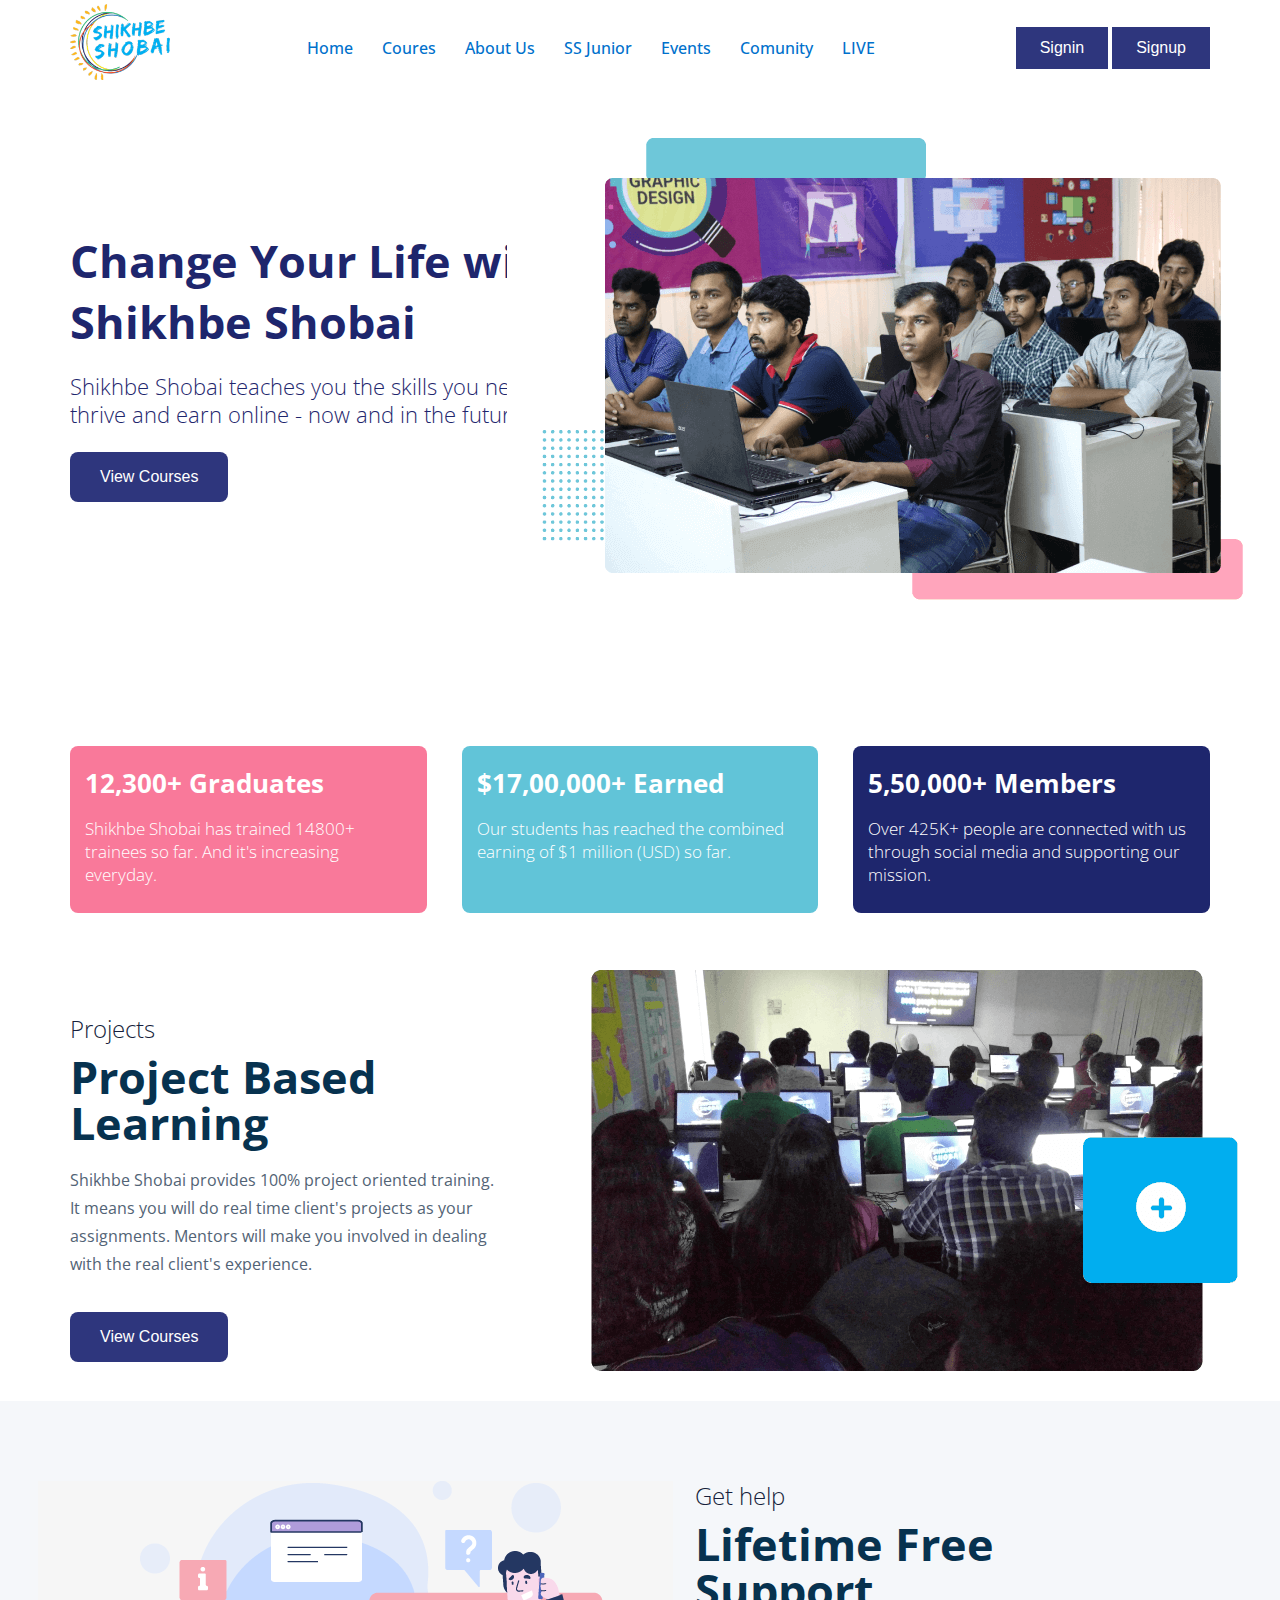
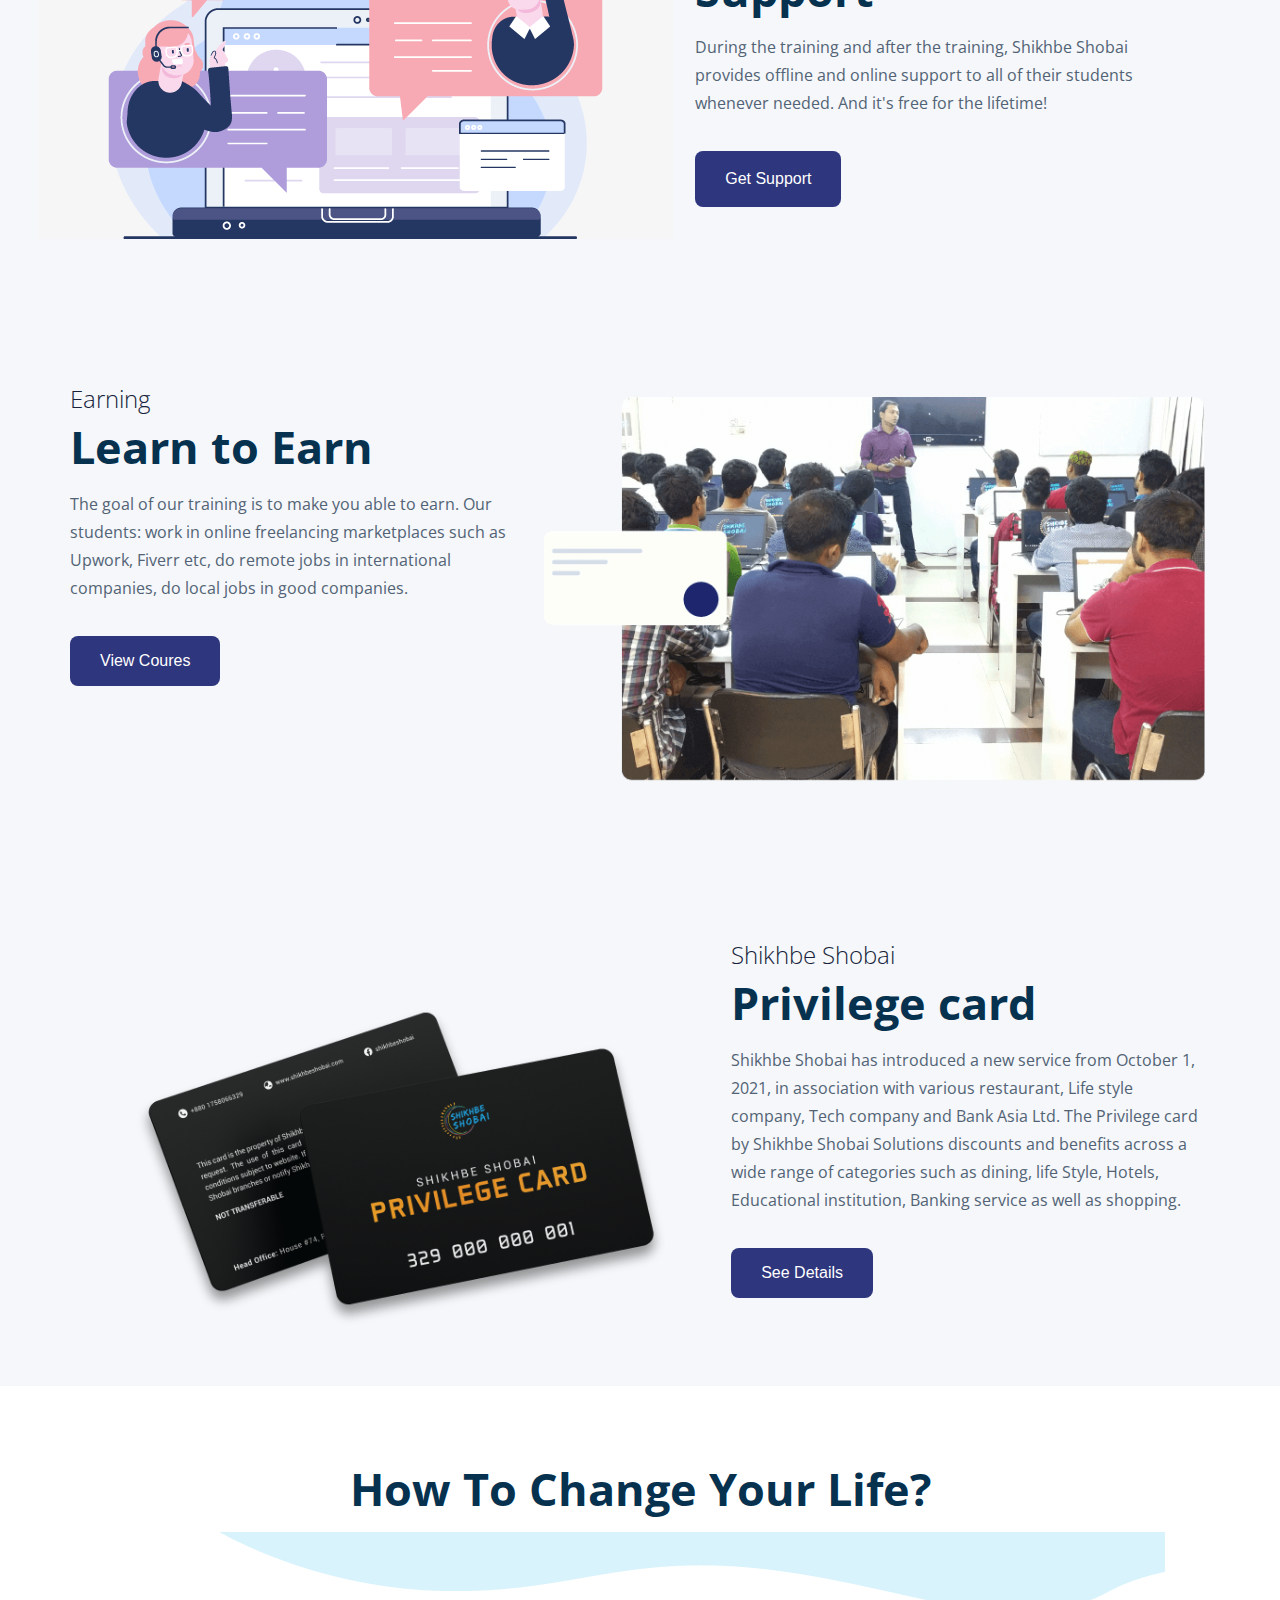
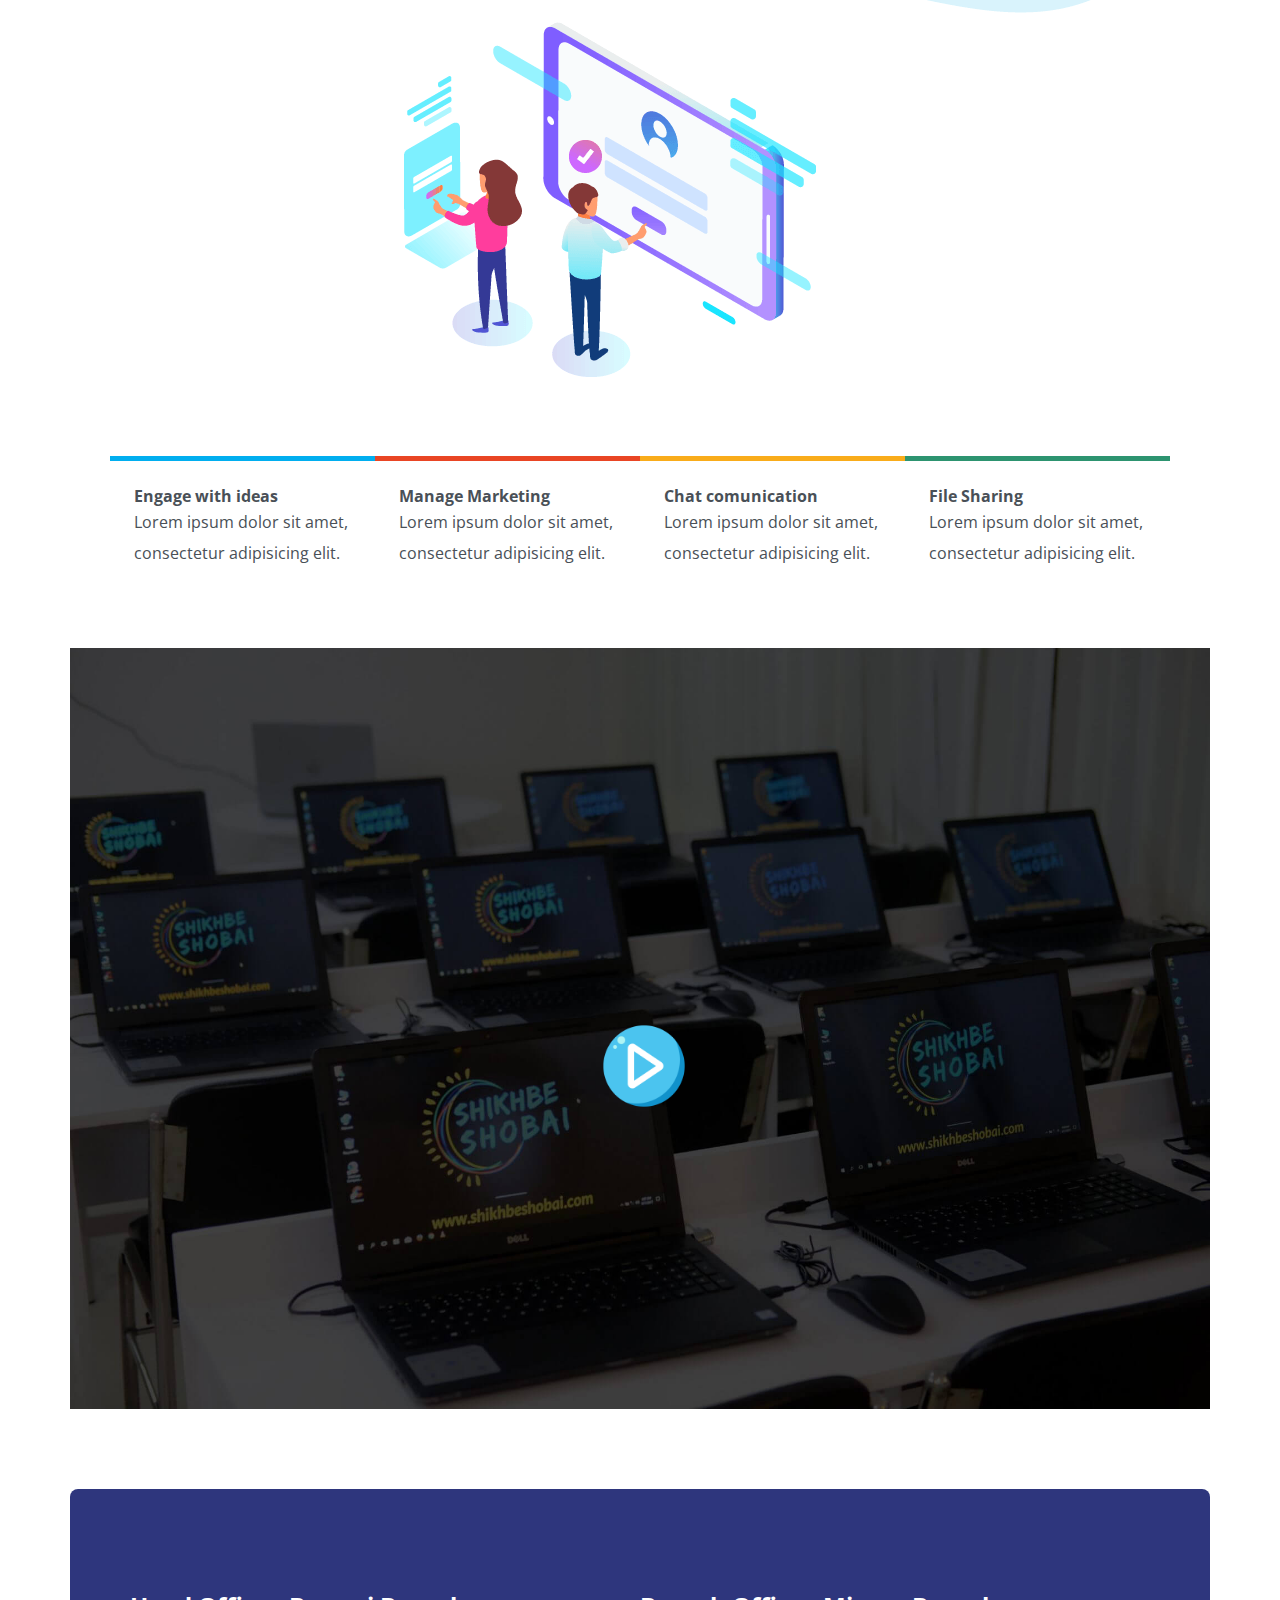
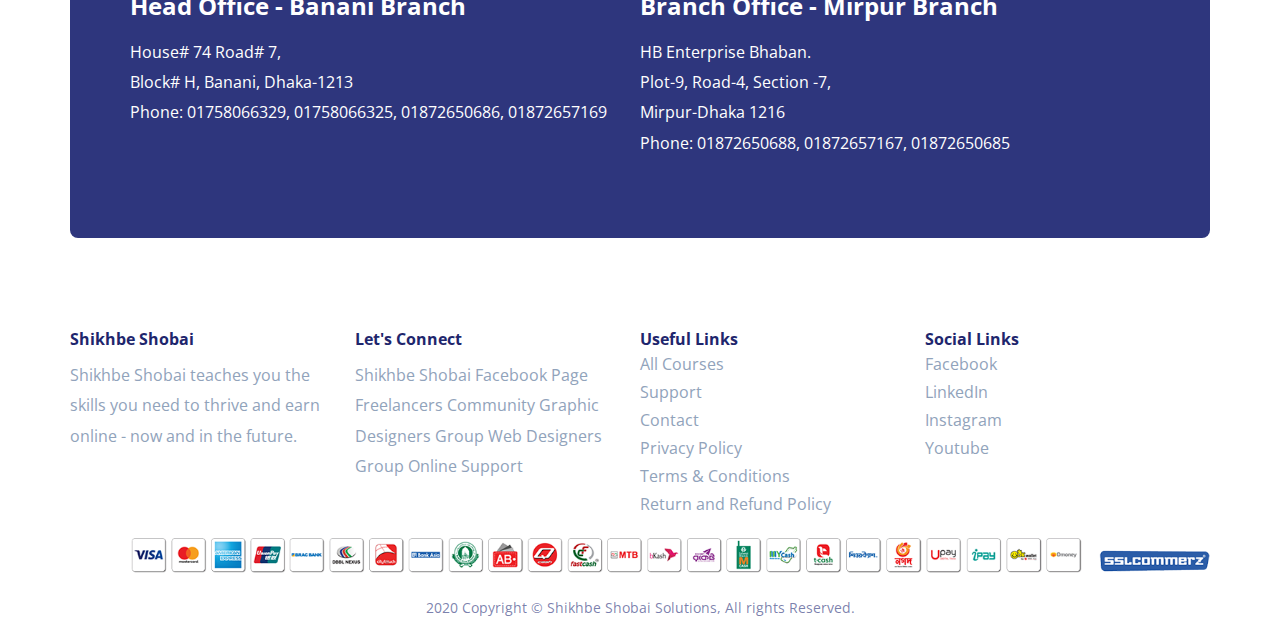
<file: index.html>
<!DOCTYPE html>
<html lang="en">
  <head>
    <meta charset="UTF-8" />
    <meta http-equiv="X-UA-Compatible" content="IE=edge" />
    <meta name="viewport" content="width=device-width, initial-scale=1.0" />
    <title>Shikbe Shobai</title>
    <!-- css link here -->
    <link rel="stylesheet" href="css/style.css" />
    <!-- fonts link here -->
    <link rel="preconnect" href="https://fonts.googleapis.com" />
    <link rel="preconnect" href="https://fonts.gstatic.com" crossorigin />
    <link
      href="https://fonts.googleapis.com/css2?family=Open+Sans:ital,wght@0,300;0,400;0,500;0,600;0,700;0,800;1,300;1,400;1,500;1,600;1,700;1,800&display=swap"
      rel="stylesheet"
    />
  </head>
  <body>
    <!-- Hader code start -->
    <div class="header">
      <div class="container">
        <div class="navbar">
          <div class="logo">
            <img src="img/Shikhbe-shobai-logo.png" alt="" width="100px" />
          </div>
          <div class="manu-item">
            <ul>
              <li><a href="">Home</a></li>
              <li><a href="">Coures</a></li>
              <li><a href="">About Us</a></li>
              <li><a href="">SS Junior</a></li>
              <li><a href="">Events</a></li>
              <li><a href="">Comunity</a></li>
              <li><a href="">LIVE</a></li>
            </ul>
          </div>
          <div class="h-btn">
            <div class="Signin">
              <a href="signin.html"><button>Signin</button></a>
              <a href="signup.html"><button>Signup</button></a>
            </div>
          </div>
        </div>
      </div>
    </div>
    <!-- banner code start -->
    <div class="banner">
      <div class="container">
        <div class="b-content">
          <div class="b-left">
            <h1>Change Your Life with Shikhbe Shobai</h1>
            <p>
              Shikhbe Shobai teaches you the skills you need to thrive and earn
              online - now and in the future.
            </p>
            <a href="">
              <button class="b-btn">View Courses</button>
            </a>
          </div>
          <div class="b-right">
            <img src="img/intro.png" alt="" />
          </div>
        </div>
      </div>
    </div>
    <!-- information code start -->

    <div class="infor">
      <div class="container">
        <div class="in-content">
          <div class="in-left">
            <h2>12,300+ Graduates</h2>
            <p>
              Shikhbe Shobai has trained 14800+ trainees so far. And it's
              increasing everyday.
            </p>
          </div>
          <div class="in-midd">
            <h2>$17,00,000+ Earned</h2>
            <p>
              Our students has reached the combined earning of $1 million (USD)
              so far.
            </p>
          </div>
          <div class="in-right">
            <h2>5,50,000+ Members</h2>
            <p>
              Over 425K+ people are connected with us through social media and
              supporting our mission.
            </p>
          </div>
        </div>
      </div>
    </div>
    <!-- Project code start -->

    <div class="project">
      <div class="container">
        <div class="project-content">
          <div class="project-left">
            <span>Projects</span>
            <h2>Project Based Learning</h2>
            <p>
              Shikhbe Shobai provides 100% project oriented training. It means
              you will do real time client's projects as your assignments.
              Mentors will make you involved in dealing with the real client's
              experience.
            </p>
            <a href="">
              <button>View Courses</button>
            </a>
          </div>
          <div class="project-right">
            <img src="img/image2.png" alt="" />
          </div>
        </div>
      </div>
    </div>
    <!-- services code start -->
    <div class="ser-background">
      <div class="services">
        <div class="container">
          <div class="ser-content">
            <div class="ser-left">
              <img src="img/Support.png" alt="" />
            </div>
            <div class="ser-right">
              <span>Get help</span>
              <h2>Lifetime Free Support</h2>
              <p>
                During the training and after the training, Shikhbe Shobai
                provides offline and online support to all of their students
                whenever needed. And it's free for the lifetime!
              </p>
              <a href="">
                <button>Get Support</button>
              </a>
            </div>
          </div>
        </div>
      </div>
    </div>
    <!-- earn code start -->
    <div class="ser-background">
      <div class="earn">
        <div class="container">
          <div class="er-content">
            <div class="er-left">
              <span>Earning</span>
              <h2>Learn to Earn</h2>
              <p>
                The goal of our training is to make you able to earn. Our
                students: work in online freelancing marketplaces such as
                Upwork, Fiverr etc, do remote jobs in international companies,
                do local jobs in good companies.
              </p>
              <a href="">
                <button>View Coures</button>
              </a>
            </div>
            <div class="er-right">
              <img src="img/image3.png" alt="" width="100%" />
            </div>
          </div>
        </div>
      </div>
    </div>
    <!-- card code start -->
    <div class="ser-background">
      <div class="card">
        <div class="container">
          <div class="cd-content">
            <div class="cd-left">
              <img src="img/Card-Mockup.png" alt="" />
            </div>
            <div class="cd-right">
              <span>Shikhbe Shobai</span>
              <h2>Privilege card</h2>
              <p>
                Shikhbe Shobai has introduced a new service from October 1,
                2021, in association with various restaurant, Life style
                company, Tech company and Bank Asia Ltd. The Privilege card by
                Shikhbe Shobai Solutions discounts and benefits across a wide
                range of categories such as dining, life Style, Hotels,
                Educational institution, Banking service as well as shopping.
              </p>
              <a href="">
                <button>See Details</button>
              </a>
            </div>
          </div>
        </div>
      </div>
    </div>
    <!-- motivation code start -->
    <div class="motiv">
      <div class="container">
        <div class="motiv-content">
          <div class="motiv-up"><h2>How To Change Your Life?</h2></div>
          <div class="motiv-down">
            <img src="img/tab-1.png" alt="" />
          </div>
        </div>
      </div>
    </div>
    <!-- nav-tabs code start -->
    <div class="nav-tabs">
      <div class="container">
        <div class="nav-tap-content">
          <div class="idea">
            <strong>Engage with ideas</strong>
            <p>Lorem ipsum dolor sit amet, consectetur adipisicing elit.</p>
          </div>
          <div class="marketing">
            <strong>Manage Marketing</strong>
            <p>Lorem ipsum dolor sit amet, consectetur adipisicing elit.</p>
          </div>
          <div class="chat">
            <strong>Chat comunication</strong>
            <p>Lorem ipsum dolor sit amet, consectetur adipisicing elit.</p>
          </div>
          <div class="file">
            <strong>File Sharing</strong>
            <p>Lorem ipsum dolor sit amet, consectetur adipisicing elit.</p>
          </div>
        </div>
      </div>
    </div>
    <!-- Video code start -->
    <div class="video">
      <div class="container">
        <div class="video-img">
          <img src="img/lab.jpg" alt="" />
          <div class="btn-video">
            <a href="https://www.youtube.com/embed/uLDvdlW9VEY">
              <img src="img/play-button.png" alt="" />
            </a>
          </div>
        </div>
      </div>
    </div>
    <!-- address code start -->
    <div class="address">
      <div class="container">
        <div class="address-content">
          <div class="address-left">
            <h2>Head Office - Banani Branch</h2>
            <p>
              House# 74 Road# 7,<br />
              Block# H, Banani, Dhaka-1213 <br />
              Phone: 01758066329, 01758066325, 01872650686, 01872657169
            </p>
          </div>
          <div class="address-right">
            <h2>Branch Office - Mirpur Branch</h2>
            <p>
              HB Enterprise Bhaban. <br />
              Plot-9, Road-4, Section -7,<br />
              Mirpur-Dhaka 1216 <br />
              Phone: 01872650688, 01872657167, 01872650685
            </p>
          </div>
        </div>
      </div>
    </div>
    <!-- footer code start -->
    <div class="footer">
      <div class="container">
        <div class="footer-content">
          <div class="f-address">
            <h5>Shikhbe Shobai</h5>
            <p>
              Shikhbe Shobai teaches you the skills you need to thrive and earn
              online - now and in the future.
            </p>
          </div>
          <div class="f-connect">
            <h5>Let's Connect</h5>
            <p>
              Shikhbe Shobai Facebook Page Freelancers Community Graphic
              Designers Group Web Designers Group Online Support
            </p>
          </div>
          <div class="f-links">
            <h5>Useful Links</h5>
            <ul>
              <div class="hover">
                <li><a href=""></a>All Courses</li>
                <li><a href=""></a>Support</li>
                <li><a href=""></a>Contact</li>
                <li><a href=""></a>Privacy Policy</li>
                <li><a href=""></a>Terms & Conditions</li>
                <li><a href=""></a>Return and Refund Policy</li>
              </div>
            </ul>
          </div>
          <div class="f-s-links">
            <h5>Social Links</h5>
            <ul>
              <div class="hover">
                <li><a href=""></a>Facebook</li>
                <li><a href=""></a>LinkedIn</li>
                <li><a href=""></a>Instagram</li>
                <li><a href=""></a>Youtube</li>
              </div>
            </ul>
          </div>
        </div>
      </div>
    </div>
    <!-- partner code start -->
    <div class="partner">
      <div class="container">
        <div class="partner-content">
          <img src="img/ssl_logo.png" alt="" />
        </div>
      </div>
    </div>
  </body>
  <!-- Copyright code start -->
  <div class="copyright">
    <p>2020 Copyright © Shikhbe Shobai Solutions, All rights Reserved.</p>
  </div>
</html>
</file>
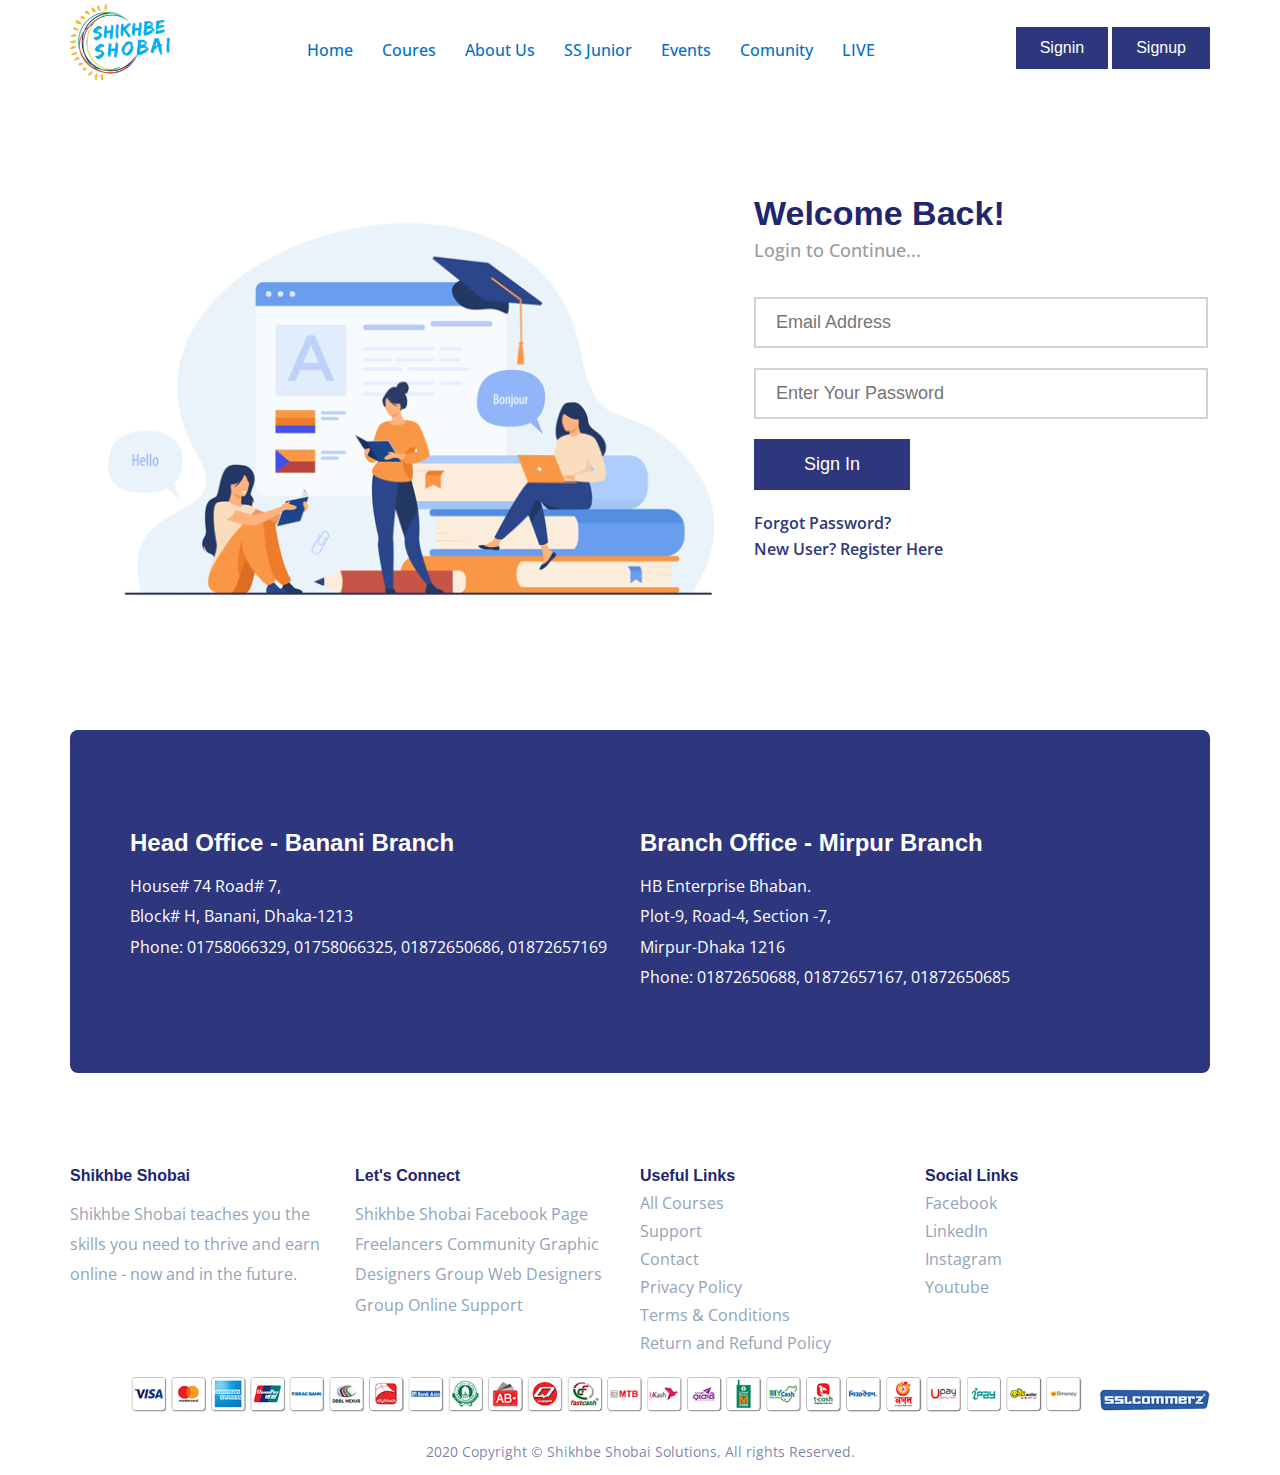
<file: signin.html>
<!DOCTYPE html>
<html lang="en">
  <head>
    <meta charset="UTF-8" />
    <meta http-equiv="X-UA-Compatible" content="IE=edge" />
    <meta name="viewport" content="width=device-width, initial-scale=1.0" />
    <title>Shikhbe Shobai</title>
    <!-- css link here -->
    <link rel="stylesheet" href="css/sginin.css" />
    <!-- font link here -->
    <link rel="preconnect" href="https://fonts.googleapis.com" />
    <link rel="preconnect" href="https://fonts.gstatic.com" crossorigin />
    <link
      href="https://fonts.googleapis.com/css2?family=Open+Sans:ital,wght@0,300;0,400;0,500;0,600;0,700;0,800;1,300;1,400;1,500;1,600;1,700;1,800&display=swap"
      rel="stylesheet"
    />
  </head>
  <body>
    <!-- Hader code start -->
    <div class="header">
      <div class="container">
        <div class="navbar">
          <div class="logo">
            <img src="img/Shikhbe-shobai-logo.png" alt="" width="100px" />
          </div>
          <div class="manu-item">
            <ul>
              <li><a href="">Home</a></li>
              <li><a href="">Coures</a></li>
              <li><a href="">About Us</a></li>
              <li><a href="">SS Junior</a></li>
              <li><a href="">Events</a></li>
              <li><a href="">Comunity</a></li>
              <li><a href="">LIVE</a></li>
            </ul>
          </div>
          <div class="h-btn">
            <div class="Signin">
              <a href="signin.html"><button>Signin</button></a>
              <a href="signup.html"><button>Signup</button></a>
            </div>
          </div>
        </div>
      </div>
    </div>
    <!-- signin code start -->
    <div class="signin">
      <div class="container">
        <div class="signin-content">
          <div class="signin-right">
            <img src="img/10088.png" alt="" />
          </div>
          <div class="signin-left">
            <h2>Welcome Back!</h2>
            <p>Login to Continue...</p>
            <form action="">
              <div class="form-group">
                <input
                  type="email"
                  placeholder="Email Address"
                  class="form-control"
                />
              </div>
              <div class="form-group">
                <input
                  type="password"
                  placeholder="Enter Your Password"
                  class="form-control"
                />
              </div>
              <div class="form-group">
                <input type="submit" value="Sign In" class="form-btn" />
              </div>
            </form>
            <div class="jani-na">
              <ul>
                <li>
                  <a href="">Forgot Password?</a>
                </li>
                <li>
                  <a href="">New User? Register Here</a>
                </li>
              </ul>
            </div>
          </div>
        </div>
      </div>
    </div>
      <!-- address code start -->
      <div class="address">
        <div class="container">
          <div class="address-content">
            <div class="address-left">
              <h2>Head Office - Banani Branch</h2>
              <p>
                House# 74 Road# 7,<br />
                Block# H, Banani, Dhaka-1213 <br />
                Phone: 01758066329, 01758066325, 01872650686, 01872657169
              </p>
            </div>
            <div class="address-right">
              <h2>Branch Office - Mirpur Branch</h2>
              <p>
                HB Enterprise Bhaban. <br />
                Plot-9, Road-4, Section -7,<br />
                Mirpur-Dhaka 1216 <br />
                Phone: 01872650688, 01872657167, 01872650685
              </p>
            </div>
          </div>
        </div>
      </div>
      <!-- footer code start -->
      <div class="footer">
        <div class="container">
          <div class="footer-content">
            <div class="f-address">
              <h5>Shikhbe Shobai</h5>
              <p>
                Shikhbe Shobai teaches you the skills you need to thrive and earn
                online - now and in the future.
              </p>
            </div>
            <div class="f-connect">
              <h5>Let's Connect</h5>
              <p>
                Shikhbe Shobai Facebook Page Freelancers Community Graphic
                Designers Group Web Designers Group Online Support
              </p>
            </div>
            <div class="f-links">
              <h5>Useful Links</h5>
              <ul>
                <div class="hover">
                  <li><a href=""></a>All Courses</li>
                  <li><a href=""></a>Support</li>
                  <li><a href=""></a>Contact</li>
                  <li><a href=""></a>Privacy Policy</li>
                  <li><a href=""></a>Terms & Conditions</li>
                  <li><a href=""></a>Return and Refund Policy</li>
                </div>
              </ul>
            </div>
            <div class="f-s-links">
              <h5>Social Links</h5>
              <ul>
                <div class="hover">
                  <li><a href=""></a>Facebook</li>
                  <li><a href=""></a>LinkedIn</li>
                  <li><a href=""></a>Instagram</li>
                  <li><a href=""></a>Youtube</li>
                </div>
              </ul>
            </div>
          </div>
        </div>
      </div>
      <!-- partner code start -->
      <div class="partner">
        <div class="container">
          <div class="partner-content">
            <img src="img/ssl_logo.png" alt="" />
          </div>
        </div>
      </div>
    </body>
    <!-- Copyright code start -->
    <div class="copyright">
      <p>2020 Copyright © Shikhbe Shobai Solutions, All rights Reserved.</p>
    </div>
  </body>
</html>
</file>
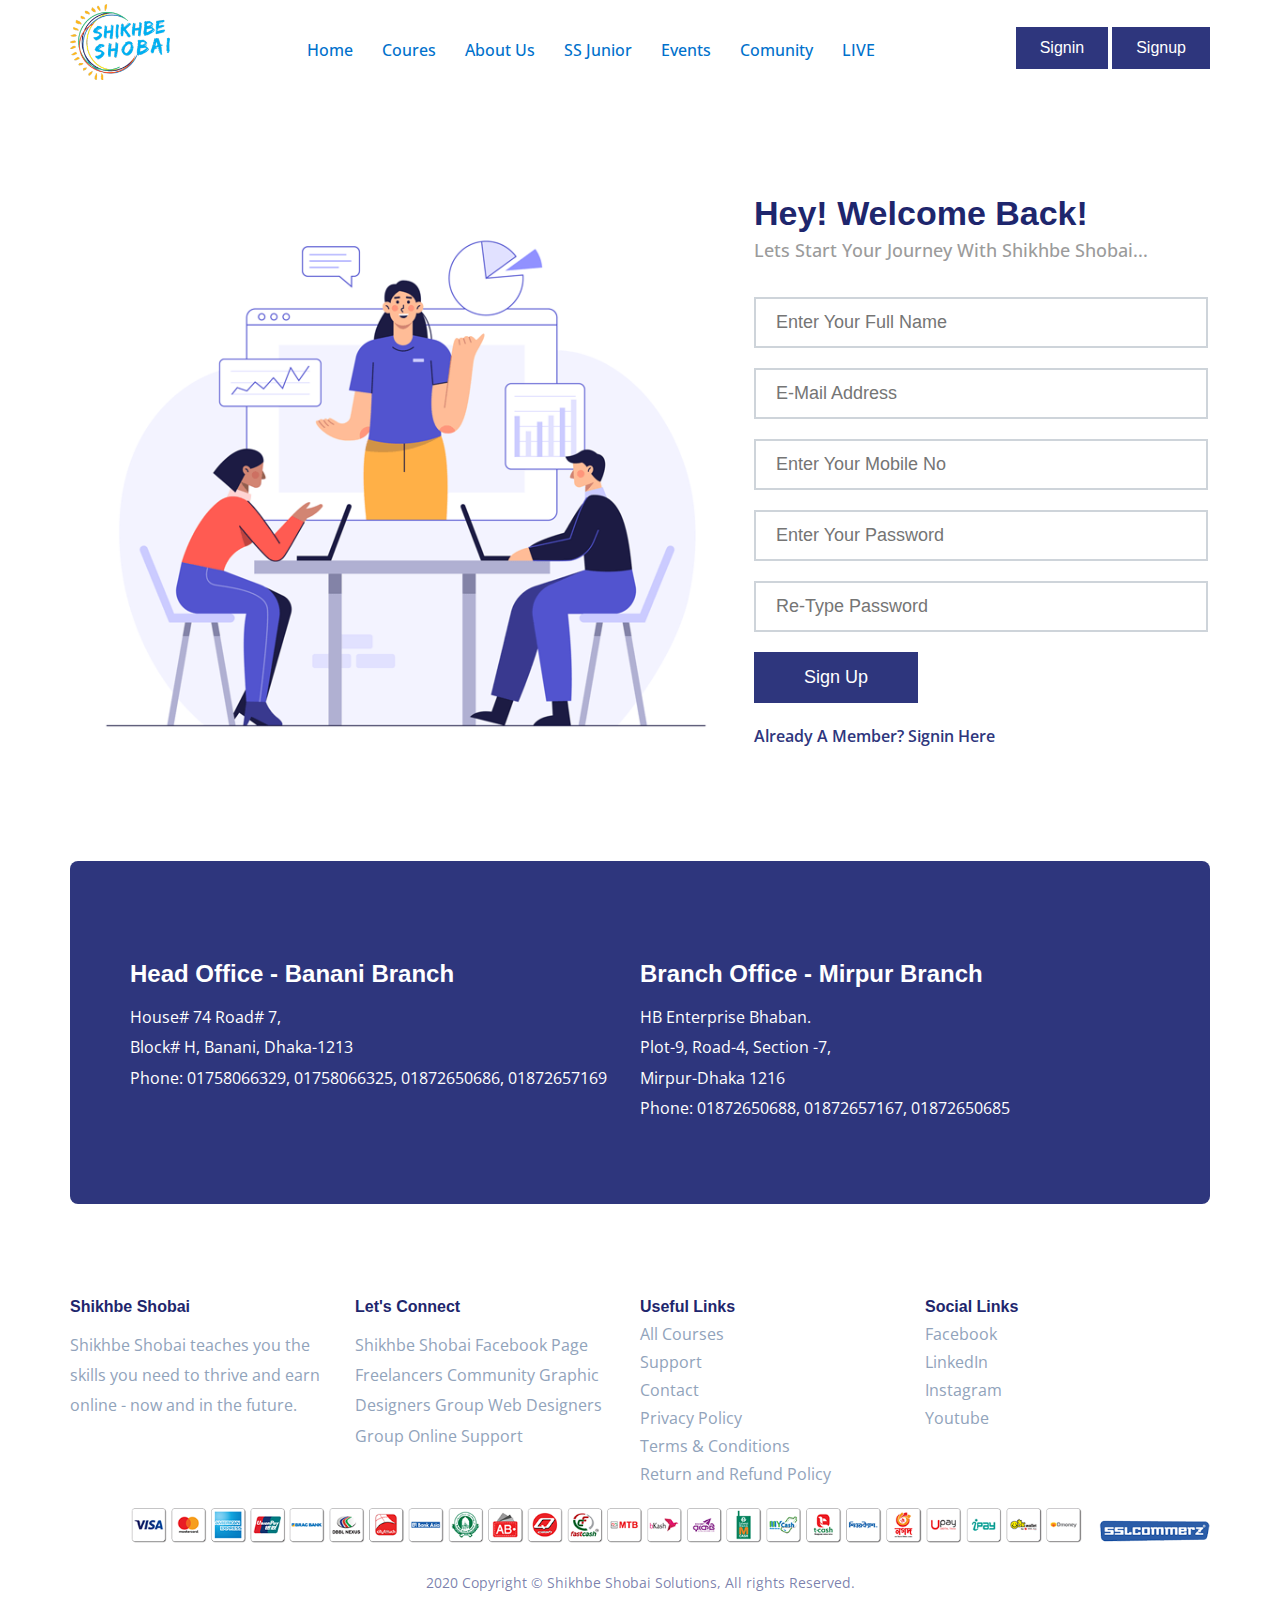
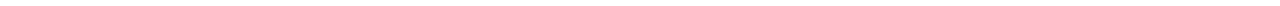
<file: signup.html>
<!DOCTYPE html>
<html lang="en">
  <head>
    <meta charset="UTF-8" />
    <meta http-equiv="X-UA-Compatible" content="IE=edge" />
    <meta name="viewport" content="width=device-width, initial-scale=1.0" />
    <title>Shikhbe Shobai</title>
    <!-- css link here -->
    <link rel="stylesheet" href="css/sginup.css" />
    <!-- fonts link here -->
    <link rel="preconnect" href="https://fonts.googleapis.com" />
    <link rel="preconnect" href="https://fonts.gstatic.com" crossorigin />
    <link
      href="https://fonts.googleapis.com/css2?family=Open+Sans:ital,wght@0,300;0,400;0,500;0,600;0,700;0,800;1,300;1,400;1,500;1,600;1,700;1,800&display=swap"
      rel="stylesheet"
    />
  </head>
  <body>
    <!-- Hader code start -->
    <div class="header">
      <div class="container">
        <div class="navbar">
          <div class="logo">
            <img src="img/Shikhbe-shobai-logo.png" alt="" width="100px" />
          </div>
          <div class="manu-item">
            <ul>
              <li><a href="">Home</a></li>
              <li><a href="">Coures</a></li>
              <li><a href="">About Us</a></li>
              <li><a href="">SS Junior</a></li>
              <li><a href="">Events</a></li>
              <li><a href="">Comunity</a></li>
              <li><a href="">LIVE</a></li>
            </ul>
          </div>
          <div class="h-btn">
            <div class="Signin">
              <a href="signin.html"><button>Signin</button></a>
              <a href="signup.html"><button>Signup</button></a>
            </div>
          </div>
        </div>
      </div>
    </div>
    <!-- Signup code start -->
    <div class="signup">
      <div class="container">
        <div class="signup-content">
          <div class="signup-right">
            <img src="img/MyApril8.png" alt="" />
          </div>
          <div class="signup-left">
            <h2>Hey! Welcome Back!</h2>
            <p>Lets Start Your Journey With Shikhbe Shobai...</p>
            <form action="">
              <div class="form-group">
                <input
                  type="text"
                  placeholder="Enter Your Full Name"
                  class="form-control"
                />
              </div>
              <div class="from-group">
                <input
                  type="email"
                  placeholder="E-mail Address"
                  class="form-control"
                />
              </div>
              <div class="from-group">
                <input
                  type="number"
                  placeholder="Enter Your Mobile No"
                  class="form-control"
                />
              </div>
              <div class="from-group">
                <input
                  type="password"
                  placeholder="Enter Your Password"
                  class="form-control"
                />
              </div>
              <div class="from-group">
                <input
                  type="password"
                  placeholder="Re-Type Password"
                  class="form-control"
                />
              </div>
              <div class="from-group">
                <input
                  type="submit"
                  value="Sign Up"
                  onclick="alert('LOL, You Hacked!')"
                  class="form-btn"
                />
              </div>
              <div class="already-mamber">
                <a href="">Already A Member? Signin Here</a>
              </div>
            </form>
          </div>
        </div>
      </div>
    </div>
    <!-- address code start -->
    <div class="address">
      <div class="container">
        <div class="address-content">
          <div class="address-left">
            <h2>Head Office - Banani Branch</h2>
            <p>
              House# 74 Road# 7,<br />
              Block# H, Banani, Dhaka-1213 <br />
              Phone: 01758066329, 01758066325, 01872650686, 01872657169
            </p>
          </div>
          <div class="address-right">
            <h2>Branch Office - Mirpur Branch</h2>
            <p>
              HB Enterprise Bhaban. <br />
              Plot-9, Road-4, Section -7,<br />
              Mirpur-Dhaka 1216 <br />
              Phone: 01872650688, 01872657167, 01872650685
            </p>
          </div>
        </div>
      </div>
    </div>
    <!-- footer code start -->
    <div class="footer">
      <div class="container">
        <div class="footer-content">
          <div class="f-address">
            <h5>Shikhbe Shobai</h5>
            <p>
              Shikhbe Shobai teaches you the skills you need to thrive and earn
              online - now and in the future.
            </p>
          </div>
          <div class="f-connect">
            <h5>Let's Connect</h5>
            <p>
              Shikhbe Shobai Facebook Page Freelancers Community Graphic
              Designers Group Web Designers Group Online Support
            </p>
          </div>
          <div class="f-links">
            <h5>Useful Links</h5>
            <ul>
              <div class="hover">
                <li><a href=""></a>All Courses</li>
                <li><a href=""></a>Support</li>
                <li><a href=""></a>Contact</li>
                <li><a href=""></a>Privacy Policy</li>
                <li><a href=""></a>Terms & Conditions</li>
                <li><a href=""></a>Return and Refund Policy</li>
              </div>
            </ul>
          </div>
          <div class="f-s-links">
            <h5>Social Links</h5>
            <ul>
              <div class="hover">
                <li><a href=""></a>Facebook</li>
                <li><a href=""></a>LinkedIn</li>
                <li><a href=""></a>Instagram</li>
                <li><a href=""></a>Youtube</li>
              </div>
            </ul>
          </div>
        </div>
      </div>
    </div>
    <!-- partner code start -->
    <div class="partner">
      <div class="container">
        <div class="partner-content">
          <img src="img/ssl_logo.png" alt="" />
        </div>
      </div>
    </div>
  </body>
  <!-- Copyright code start -->
  <div class="copyright">
    <p>2020 Copyright © Shikhbe Shobai Solutions, All rights Reserved.</p>
  </div>
  </body>
</html>
</file>
<file: css/style.css>
* {
  margin: 0;
  padding: 0;
}
body {
  font-family: "Open Sans", sans-serif;
}
a {
  text-decoration: none;
}
.header {
  width: 100%;
  padding-top: 4px;
  padding-bottom: 16px;
  position: fixed;
  background-color: white;
  z-index: 9;
}
.container {
  width: 1140px;
  margin: auto;
}

.navbar {
  display: flex;
  justify-content: space-between;
}
.manu-item {
  padding: 25px 0px;
}
.manu-item li {
  list-style: none;
  display: inline-block;
  margin-left: 11px;
  margin-right: 14px;
  margin-top: 8px;
}
.manu-item a {
  font-size: 16px;
  color: #0071cc;
  font-weight: 500;
}
.manu-item :hover {
  color: #1e266d;
}
.h-btn {
  margin-top: 2%;
}
.Signin :hover {
  background-color: #0071cc;
}
.h-btn button {
  background-color: #2e367d;
  color: white;
  padding-top: 12px;
  padding-bottom: 12px;
  padding-left: 24px;
  padding-right: 24px;
  border: none;
  font-size: 16px;
  cursor: pointer;
}
.banner {
  width: 100%;
}
.b-content {
  display: flex;
}
.b-left {
  flex-basis: 48%;
  padding-top: 230px;
}
.b-left h1 {
  color: #1e266d;
  font-size: 45px;
  font-weight: 700;
}
.b-left p {
  color: #1e266d;
}
.b-right {
  flex-basis: 50%;
}
.b-right img {
  position: absolute;
  right: 0px;
  top: 120px;
}
.b-left p {
  margin-bottom: 20px;
  margin-top: 20px;
  font-size: 22px;
  color: #1e266d;
  line-height: 28px;
  font-weight: 300;
}
.b-btn {
  background-color: #2e367d;
  color: white;
  padding: 16px 30px;
  border: none;
  font-size: 16px;
  margin-top: 4px;
  border-radius: 8px;
  cursor: pointer;
}
.b-left a :hover {
  background-color: #0071cc;
}
.infor {
  width: 100%;
  padding-top: 4px;
  padding-bottom: 16px;
}
.in-content {
  display: flex;
  justify-content: space-between;
  margin-top: 240px;
  margin-bottom: 20px;
}
.in-left {
  background-color: #f9799a;
  border-radius: 8px;
  padding: 20px 15px 10px 15px;
  display: block;
  font-size: 17px;
  font-weight: 300;
  color: #fff;
  flex-basis: 33.33%;
  margin-right: 35px;
}
.in-content p {
  margin-block-end: 1em;
  display: block;
  margin-block-start: 1em;
  margin-inline-start: 0px;
  margin-inline-end: 0px;
}
.in-midd {
  background-color: #61c4d8;
  border-radius: 8px;
  padding: 20px 15px 10px 15px;
  display: block;
  font-size: 17px;
  font-weight: 300;
  color: #fff;
  flex-basis: 33.33%;
  margin-right: 35px;
}
.in-right {
  background-color: #1e266d;
  border-radius: 8px;
  padding: 20px 15px 10px 15px;
  display: block;
  font-size: 17px;
  font-weight: 300;
  color: #fff;
  flex-basis: 33.33%;
  margin-right: 0px;
}
.project {
  width: 100%;
}
.project-content {
  display: flex;
}
.project-left {
  flex-basis: 42%;
  margin-top: 25px;
  padding-top: 40px;
}
.project-left h2 {
  color: #07324f;
  font-size: 45px;
  font-weight: 700;
  margin: 0 0 20px;
  line-height: 46px;
}
.project-right {
  flex-basis: 60%;
  margin: 0px -28px 0px 61px;
}
.project-left span {
  color: #171f3c;
  font-size: 24px;
  display: block;
  margin-bottom: 10px;
  line-height: 30px;
  font-weight: 300;
}
.project-left p {
  color: #526375;
  font-size: 16px;
  line-height: 28px;
  font-weight: 400;
  margin-bottom: 30px;
  margin-top: 0px;
}
.project-left button {
  background-color: #2e367d;
  color: white;
  padding: 16px 30px;
  border: none;
  font-size: 16px;
  margin-top: 4px;
  border-radius: 8px;
  cursor: pointer;
}
.project-left a :hover {
  background-color: #0071cc;
}
.services {
  width: 100%;
  padding-top: 80px;
  padding-bottom: 60px;
}
.ser-content {
  display: flex;
}
.ser-right span {
  color: #171f3c;
  font-size: 24px;
  display: block;
  margin-bottom: 10px;
  line-height: 30px;
  font-weight: 300;
}
.ser-right h2 {
  font-size: 45px;
  color: #07324f;
  line-height: 46px;
  margin-bottom: 20px;
  font-weight: 700;
  margin-top: 0px;
}
.ser-right p {
  color: #526375;
  font-size: 16px;
  line-height: 28px;
  font-weight: 400;
  margin-bottom: 30px;
  margin-top: 0px;
}
.ser-right button {
  background-color: #2e367d;
  color: white;
  padding: 19px 30px;
  border: none;
  font-size: 16px;
  margin-top: 4px;
  border-radius: 8px;
  cursor: pointer;
}
.ser-right a :hover {
  background-color: #0071cc;
}
.ser-right {
  flex-basis: 42%;
}
.ser-left {
  flex-basis: 58%;
  margin: 0px -4px 0px -32px;
}
.ser-background {
  background-color: #f5f7fa;
}
.earn {
  width: 100%;
  padding-top: 80px;
  padding-bottom: 60px;
}
.er-content {
  display: flex;
}
.er-left span {
  color: #171f3c;
  font-size: 24px;
  display: block;
  margin-bottom: 10px;
  line-height: 30px;
  font-weight: 300;
}
.er-left h2 {
  font-size: 45px;
  color: #07324f;
  line-height: 46px;
  margin-bottom: 20px;
  font-weight: 700;
  margin-top: 0px;
}
.er-left p {
  color: #526375;
  font-size: 16px;
  line-height: 28px;
  font-weight: 400;
  margin-bottom: 30px;
  margin-top: 0px;
  margin-right: 30px;
}
.er-left button {
  background-color: #2e367d;
  color: white;
  padding: 16px 30px;
  border: none;
  font-size: 16px;
  margin-top: 4px;
  border-radius: 8px;
  cursor: pointer;
}
.er-left a :hover {
  background-color: #0071cc;
}
.er-left {
  flex-basis: 42%;
}
.er-right {
  flex-basis: 58%;
  width: 100%;
  margin: 0px -31px 0px -5px;
}
.card {
  width: 100%;
  padding-top: 80px;
  padding-bottom: 60px;
}
.cd-content {
  display: flex;
}
.cd-right span {
  color: #171f3c;
  font-size: 24px;
  display: block;
  margin-bottom: 10px;
  line-height: 30px;
  font-weight: 300;
}
.cd-right h2 {
  font-size: 45px;
  color: #07324f;
  line-height: 46px;
  margin-bottom: 20px;
  font-weight: 700;
  margin-top: 0px;
}
.cd-right p {
  color: #526375;
  font-size: 16px;
  line-height: 28px;
  font-weight: 400;
  margin-bottom: 30px;
  margin-top: 0px;
}
.cd-right button {
  background-color: #2e367d;
  color: white;
  padding: 16px 30px;
  border: none;
  font-size: 16px;
  margin-top: 4px;
  border-radius: 8px;
  cursor: pointer;
}
.cd-right a :hover {
  background-color: #0071cc;
}
.cd-right {
  flex-basis: 42%;
}
.cd-left {
  flex-basis: 58%;
}
.cd-left img {
  width: 80%;
  display: block;
  margin: 50px auto 0;
}
.motiv {
  width: 100%;
  padding-top: 80px;
}
.motiv-content {
  margin-right: -15px;
  margin-left: -15px;
}
.motiv-up h2 {
  font-size: 45px;
  color: #07324f;
  line-height: 46px;
  margin-bottom: 20px;
  font-weight: 700;
  text-align: center;
}
.motiv-down {
  width: 100%;
  vertical-align: inherit;
}
.nav-tabs {
  width: 100%;
  padding-bottom: 80px;
}
.nav-tap-content {
  display: flex;
  padding: 1.5rem 2.5rem 0;
}
.idea {
  flex-basis: 25%;
  padding: 1.5rem 1.5rem 0;
  color: #495057;
  border: none;
  background-color: #fff;
  border-color: transparent;
  border-top: 5px solid #01aeef;
}
.marketing {
  flex-basis: 25%;
  padding: 1.5rem 1.5rem 0;
  color: #495057;
  border: none;
  background-color: #fff;
  border-color: transparent;
  border-top: 5px solid #e94524;
}
.chat {
  flex-basis: 25%;
  padding: 1.5rem 1.5rem 0;
  color: #495057;
  border: none;
  background-color: #fff;
  border-color: transparent;
  border-top: 5px solid #f9ac1a;
}
.file {
  flex-basis: 25%;
  padding: 1.5rem 1.5rem 0;
  color: #495057;
  border: none;
  background-color: #fff;
  border-color: transparent;
  border-top: 5px solid #2d9470;
}
.nav-tap-content strong {
  display: block;
}
.nav-tap-content p {
  line-height: 1.9;
  margin-top: 0;
}
.video-img img {
  width: 100%;
}
.btn-video {
  width: 100%;
}
.btn-video img {
  width: 100px;
}
.video-img {
  position: relative;
}
.btn-video {
  width: 100%;
  margin: 0 auto;
}
.btn-video a {
  position: absolute;
  top: 48%;
  left: 46%;
}
.btn-video img {
  transition: ease-out 1s;
}
.btn-video a :hover {
  transition: 1s;
  scale: 1.2;
}
.address {
  width: 100%;
  margin-top: 75px;
}
.address-content {
  display: flex;
  border-radius: 8px;
  margin-bottom: 60px;
  padding: 100px 60px 80px 60px;
  background-color: #2e367d;
}
.address-left h2 {
  color: #fff;
  font-size: 24px;
  margin-bottom: 15px;
}
.address-left p {
  color: #fff;
  line-height: 1.9;
}
.address-right h2 {
  color: #fff;
  font-size: 24px;
  margin-bottom: 15px;
}
.address-right p {
  color: #fff;
  line-height: 1.9;
}
.address-left {
  flex-basis: 50%;
}
.address-right {
  flex-basis: 50%;
}
.footer {
  width: 100%;
  padding: 30px 0 20px;
}
.footer-content {
  display: flex;
}
.f-address {
  flex-basis: 25%;
}
.f-connect {
  flex-basis: 25%;
}
.f-links {
  flex-basis: 25%;
}
.f-s-links {
  flex-basis: 25%;
}
.f-address h5 {
  color: #1e266d;
  font-size: 16px;
  margin-bottom: 0px;
}
.f-address p {
  color: #91a3bb;
  line-height: 1.9;
  padding-right: 17px;
  margin-top: 10px;
}
.f-connect h5 {
  color: #1e266d;
  font-size: 16px;
  margin-bottom: 0px;
}
.f-connect p {
  color: #91a3bb;
  line-height: 1.9;
  padding-right: 17px;
  margin-top: 10px;
}
.f-links h5 {
  color: #1e266d;
  font-size: 16px;
  margin-bottom: 0px;
}
.f-links ul {
  list-style: none;
  padding-left: 0px;
  color: #91a3bb;
  line-height: 28px;
  cursor: pointer;
}
.hover :hover {
  color: #2e367d;
}
.hover li {
  transition: 0.5s;
}
.hover li:hover {
  transition: 0.5s;
  margin-left: 12px;
}
.f-s-links ul {
  list-style: none;
  padding-left: 0px;
  color: #91a3bb;
  line-height: 28px;
  cursor: pointer;
}
.f-s-links h5 {
  color: #1e266d;
  font-size: 16px;
  margin-bottom: 0px;
}
.partner {
  width: 100%;
}
.partner-content img {
  width: 100%;
}
.copyright {
  text-align: center;
}
.copyright p {
  margin: 0px auto;
  padding-top: 20px;
  padding-bottom: 10px;
  color: #2e367da1;
  font-size: 14px;
}
</file>
<file: css/sginin.css>
* {
  margin: 0px;
  padding: 0px;
}
body {
  font-family: "Open Sans", sans-serif;
  font-size: 16px;
  line-height: 26px;
}
h1,
h2,
h3,
h4,
h5,
h6 {
  font-family: sans-serif;
}
a,
a:hover {
  text-decoration: none;
}
li {
  list-style: none;
}
/* Hader css start */
.header {
  width: 100%;
  padding-top: 4px;
  padding-bottom: 16px;
  position: fixed;
  background-color: white;
  z-index: 1;
}
.container {
  width: 1140px;
  margin: auto;
}

.header .container .navbar {
  display: flex;
  justify-content: space-between;
}
.header .container .navbar .manu-item {
  padding: 25px 0px;
}
.header .container .navbar .manu-item li {
  list-style: none;
  display: inline-block;
  margin-left: 11px;
  margin-right: 14px;
  margin-top: 8px;
}
.header .container .navbar .manu-item a {
  font-size: 16px;
  color: #0071cc;
  font-weight: 500;
}
.header .container .navbar .manu-item :hover {
  color: #1e266d;
}
.h-btn {
  margin-top: 2%;
}
.Signin :hover {
  background-color: #0071cc;
}
.h-btn button {
  background-color: #2e367d;
  color: white;
  padding-top: 12px;
  padding-bottom: 12px;
  padding-left: 24px;
  padding-right: 24px;
  border: none;
  font-size: 16px;
  cursor: pointer;
}
/* from css start */
.signin {
  width: 100%;
  padding: 200px 0px;
  padding-bottom: 20px;
}
.signin .signin-content {
  display: flex;
}
.signin .signin-content .signin-right {
  flex-basis: 60%;
}
.signin .signin-content .signin-right img {
  width: 100%;
}
.signin .signin-content .signin-left {
  flex-basis: 36%;
}
.signin .signin-content .signin-left h2 {
  font-size: 34px;
  color: #1e266d;
  line-height: 26px;
  font-weight: 700;
  margin: 0;
}
.signin .signin-content .signin-left p {
  margin: 0 0 -15px;
  line-height: 48px;
  color: #9b9b9b;
  font-size: 18px;
  font-weight: 500;
}
.signin .signin-content .signin-left form {
  margin-top: 38px;
}
.signin .signin-content .signin-left .form-control {
  display: block;
  width: 100%;
  height: 35px;
  padding: 6px 20px;
  margin: 20px 0px;
  font-size: 18px;
  font-weight: 400;
  line-height: 1.5;
  color: #333;
  background-color: #fff;
  border: 2px solid #ced4da;
  text-transform: capitalize;
}
.signin .signin-content .signin-left .form-btn {
  background: #2e367d;
  color: #fff;
  font-size: 18px;
  padding: 15px 50px;
  border: none;
  cursor: pointer;
}
.signin .signin-content .signin-left .form-btn:hover {
  background: #00aeef;
  transition: 0.5s;
}
.signin .signin-content .signin-left .jani-na {
  margin-top: 20px;
  font-size: 16px;
  font-weight: 600;
  transition: 0.4s;
}
.signin .signin-content .signin-left .jani-na a {
  color: #2e367d;
}
.signin .signin-content .signin-left .jani-na a:hover {
  color: tomato;
}
/* address css start */
.address {
  width: 100%;
  margin-top: 75px;
}
.address-content {
  display: flex;
  border-radius: 8px;
  margin-bottom: 60px;
  padding: 100px 60px 80px 60px;
  background-color: #2e367d;
}
.address-left h2 {
  color: #fff;
  font-size: 24px;
  margin-bottom: 15px;
}
.address-left p {
  color: #fff;
  line-height: 1.9;
}
.address-right h2 {
  color: #fff;
  font-size: 24px;
  margin-bottom: 15px;
}
.address-right p {
  color: #fff;
  line-height: 1.9;
}
.address-left {
  flex-basis: 50%;
}
.address-right {
  flex-basis: 50%;
}
/* footer css start */
.footer {
  width: 100%;
  padding: 30px 0 20px;
}
.footer-content {
  display: flex;
}
.f-address {
  flex-basis: 25%;
}
.f-connect {
  flex-basis: 25%;
}
.f-links {
  flex-basis: 25%;
}
.f-s-links {
  flex-basis: 25%;
}
.f-address h5 {
  color: #1e266d;
  font-size: 16px;
  margin-bottom: 0px;
}
.f-address p {
  color: #91a3bb;
  line-height: 1.9;
  padding-right: 17px;
  margin-top: 10px;
}
.f-connect h5 {
  color: #1e266d;
  font-size: 16px;
  margin-bottom: 0px;
}
.f-connect p {
  color: #91a3bb;
  line-height: 1.9;
  padding-right: 17px;
  margin-top: 10px;
}
.f-links h5 {
  color: #1e266d;
  font-size: 16px;
  margin-bottom: 0px;
}
.f-links ul {
  list-style: none;
  padding-left: 0px;
  color: #91a3bb;
  line-height: 28px;
  cursor: pointer;
}
.hover :hover {
  color: #2e367d;
}
.hover li {
  transition: 0.5s;
}
.hover li:hover {
  transition: 0.5s;
  margin-left: 12px;
}
.f-s-links ul {
  list-style: none;
  padding-left: 0px;
  color: #91a3bb;
  line-height: 28px;
  cursor: pointer;
}
.f-s-links h5 {
  color: #1e266d;
  font-size: 16px;
  margin-bottom: 0px;
}
/* partner css start */
.partner {
  width: 100%;
}
.partner-content img {
  width: 100%;
}
.copyright {
  text-align: center;
}
.copyright p {
  margin: 0px auto;
  padding-top: 20px;
  padding-bottom: 10px;
  color: #2e367da1;
  font-size: 14px;
}
</file>
<file: css/sginup.css>
* {
  margin: 0px;
  padding: 0px;
}
body {
  font-family: "Open Sans", sans-serif;
  font-size: 16px;
  line-height: 26px;
}
h1,
h2,
h3,
h4,
h5,
h6 {
  font-family: sans-serif;
}
a,
a:hover {
  text-decoration: none;
}
/* Hader css start */
.header {
  width: 100%;
  padding-top: 4px;
  padding-bottom: 16px;
  position: fixed;
  background-color: white;
  z-index: 1;
}
.container {
  width: 1140px;
  margin: auto;
}

.header .container .navbar {
  display: flex;
  justify-content: space-between;
}
.header .container .navbar .manu-item {
  padding: 25px 0px;
}
.header .container .navbar .manu-item li {
  list-style: none;
  display: inline-block;
  margin-left: 11px;
  margin-right: 14px;
  margin-top: 8px;
}
.header .container .navbar .manu-item a {
  font-size: 16px;
  color: #0071cc;
  font-weight: 500;
}
.header .container .navbar .manu-item :hover {
  color: #1e266d;
}
.h-btn {
  margin-top: 2%;
}
.Signin :hover {
  background-color: #0071cc;
}
.h-btn button {
  background-color: #2e367d;
  color: white;
  padding-top: 12px;
  padding-bottom: 12px;
  padding-left: 24px;
  padding-right: 24px;
  border: none;
  font-size: 16px;
  cursor: pointer;
}
/* form css start */
.signup {
  width: 100%;
  padding: 200px 0px;
  padding-bottom: 20px;
}
.signup .signup-content {
  display: flex;
}
.signup .signup-content .signup-right {
  flex-basis: 60%;
}
.signup .signup-content .signup-right img {
  width: 96%;
}
.signup .signup-content .signup-left {
  flex-basis: 36%;
}
.signup .signup-content .signup-left h2 {
  font-size: 34px;
  color: #1e266d;
  line-height: 26px;
  font-weight: 700;
  margin: 0;
}
.signup .signup-content .signup-left p {
  margin: 0 0 -15px;
  line-height: 48px;
  color: #9b9b9b;
  font-size: 18px;
  font-weight: 500;
}
.signup .signup-content .signup-left form {
  margin-top: 38px;
}
.signup .signup-content .signup-left .form-control {
  display: block;
  width: 100%;
  height: 35px;
  padding: 6px 20px;
  margin: 20px 0px;
  font-size: 18px;
  font-weight: 400;
  line-height: 1.5;
  color: #333;
  background-color: #fff;
  border: 2px solid #ced4da;
  text-transform: capitalize;
}
.signup .signup-content .signup-left .form-btn {
  background: #2e367d;
  color: #fff;
  font-size: 18px;
  padding: 15px 50px;
  border: none;
  cursor: pointer;
}
.signup .signup-content .signup-left .form-btn:hover {
  background: #00aeef;
  transition: 0.5s;
}
.signup .signup-content .signup-left .already-mamber {
  margin-top: 20px;
  font-size: 16px;
  font-weight: 600;
  transition: 0.4s;
}
.signup .signup-content .signup-left .already-mamber a {
  color: #2e367d;
}
.signup .signup-content .signup-left .already-mamber a:hover {
  color: tomato;
}
/* address css start */
.address {
  width: 100%;
  margin-top: 75px;
}
.address-content {
  display: flex;
  border-radius: 8px;
  margin-bottom: 60px;
  padding: 100px 60px 80px 60px;
  background-color: #2e367d;
}
.address-left h2 {
  color: #fff;
  font-size: 24px;
  margin-bottom: 15px;
}
.address-left p {
  color: #fff;
  line-height: 1.9;
}
.address-right h2 {
  color: #fff;
  font-size: 24px;
  margin-bottom: 15px;
}
.address-right p {
  color: #fff;
  line-height: 1.9;
}
.address-left {
  flex-basis: 50%;
}
.address-right {
  flex-basis: 50%;
}
/* footer css start */
.footer {
  width: 100%;
  padding: 30px 0 20px;
}
.footer-content {
  display: flex;
}
.f-address {
  flex-basis: 25%;
}
.f-connect {
  flex-basis: 25%;
}
.f-links {
  flex-basis: 25%;
}
.f-s-links {
  flex-basis: 25%;
}
.f-address h5 {
  color: #1e266d;
  font-size: 16px;
  margin-bottom: 0px;
}
.f-address p {
  color: #91a3bb;
  line-height: 1.9;
  padding-right: 17px;
  margin-top: 10px;
}
.f-connect h5 {
  color: #1e266d;
  font-size: 16px;
  margin-bottom: 0px;
}
.f-connect p {
  color: #91a3bb;
  line-height: 1.9;
  padding-right: 17px;
  margin-top: 10px;
}
.f-links h5 {
  color: #1e266d;
  font-size: 16px;
  margin-bottom: 0px;
}
.f-links ul {
  list-style: none;
  padding-left: 0px;
  color: #91a3bb;
  line-height: 28px;
  cursor: pointer;
}
.hover :hover {
  color: #2e367d;
}
.hover li {
  transition: 0.5s;
}
.hover li:hover {
  transition: 0.5s;
  margin-left: 12px;
}
.f-s-links ul {
  list-style: none;
  padding-left: 0px;
  color: #91a3bb;
  line-height: 28px;
  cursor: pointer;
}
.f-s-links h5 {
  color: #1e266d;
  font-size: 16px;
  margin-bottom: 0px;
}
/* partner css start */
.partner {
  width: 100%;
}
.partner-content img {
  width: 100%;
}
.copyright {
  text-align: center;
}
.copyright p {
  margin: 0px auto;
  padding-top: 20px;
  padding-bottom: 10px;
  color: #2e367da1;
  font-size: 14px;
}
</file>
